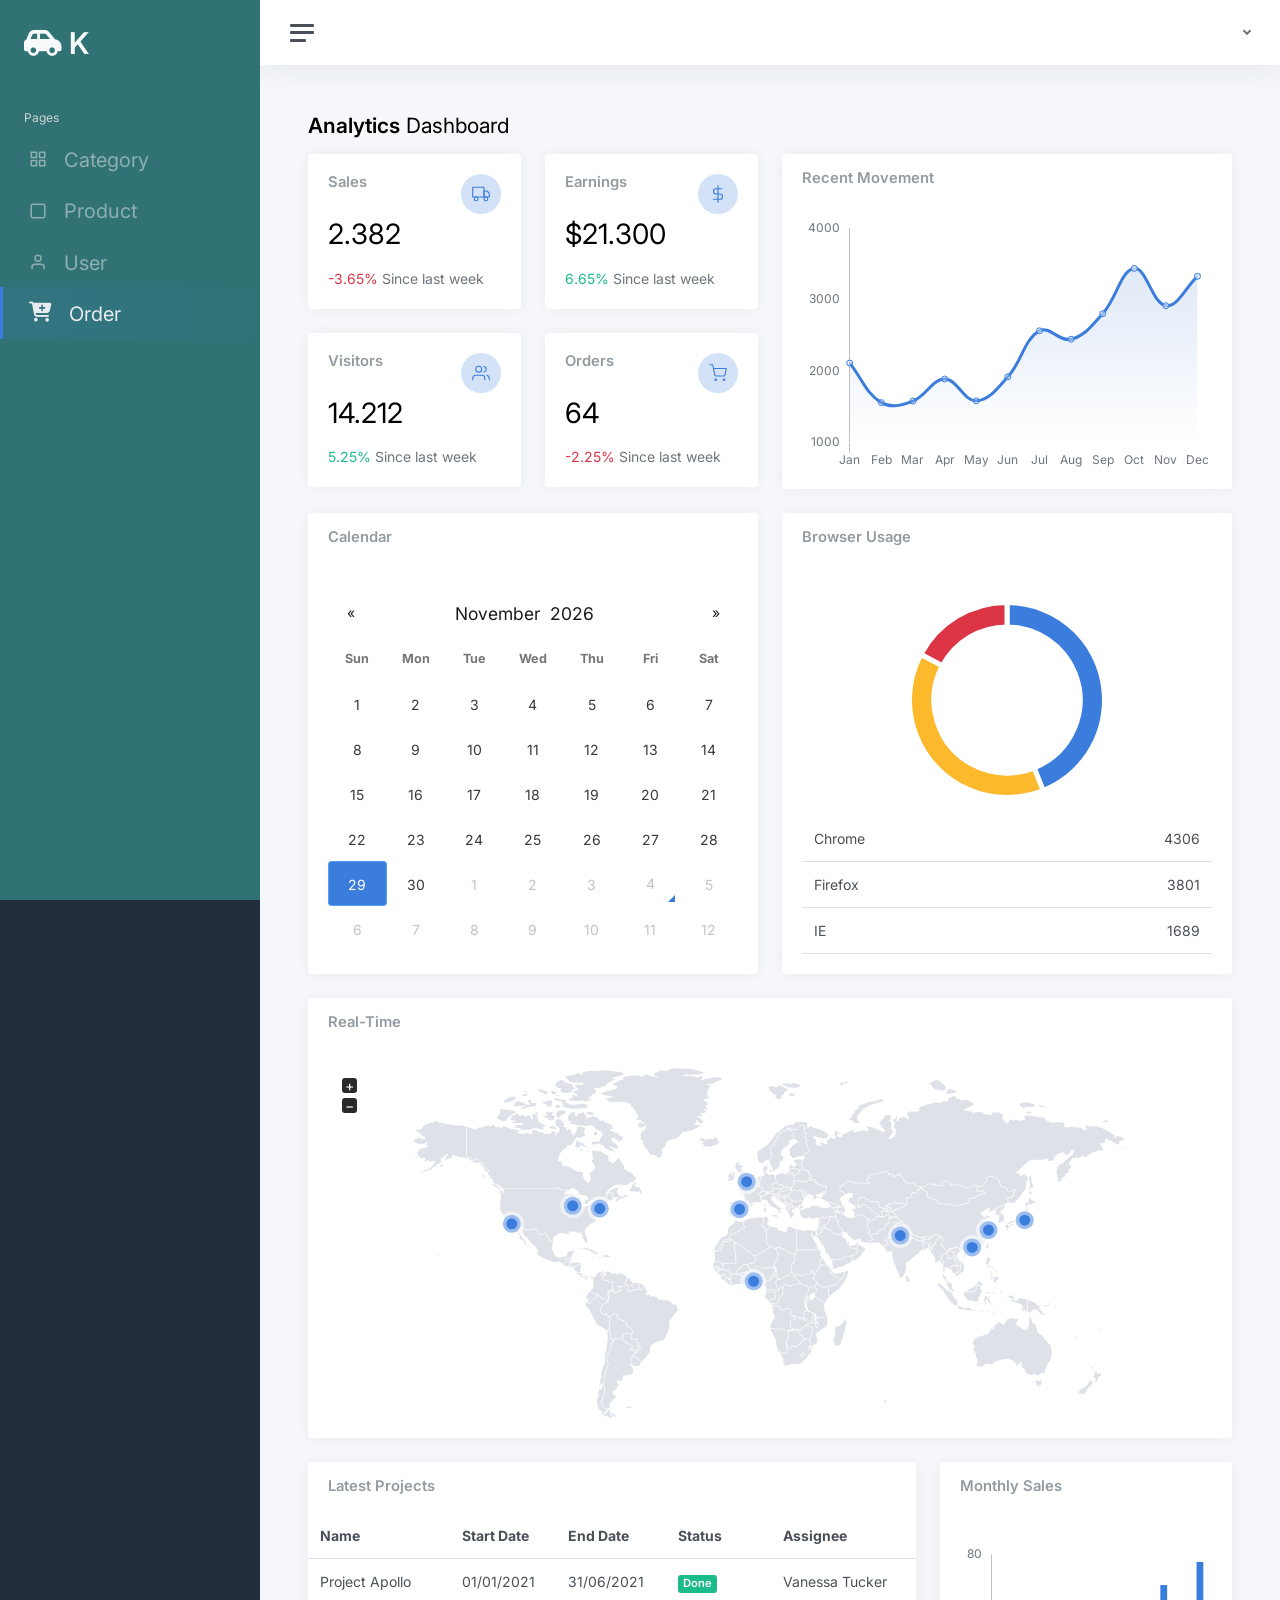
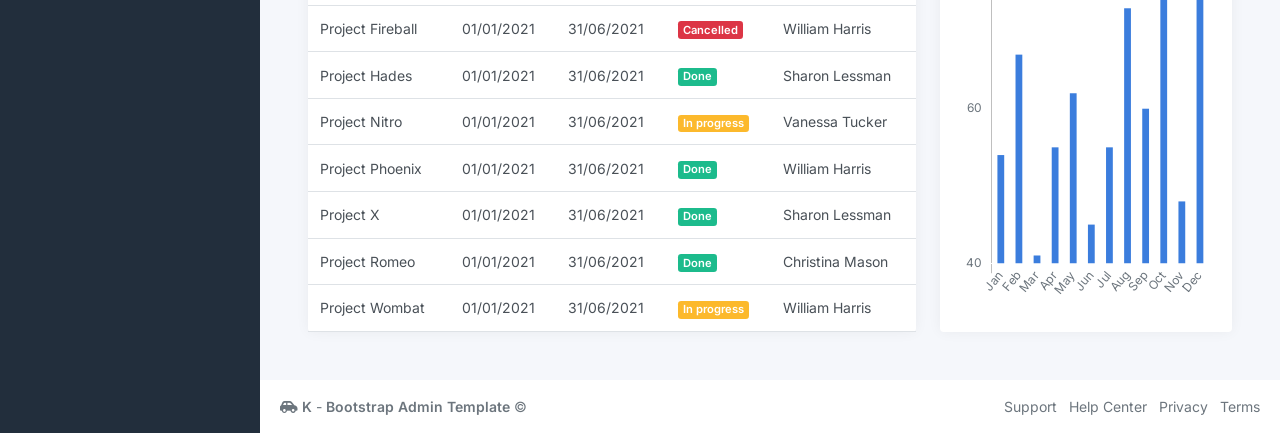
<file: Project Module 1/admin/index.html>
<!DOCTYPE html>
<html lang="en">

<head>
    <meta charset="utf-8">
    <meta http-equiv="X-UA-Compatible" content="IE=edge">
    <meta name="viewport" content="width=device-width, initial-scale=1, shrink-to-fit=no">
    <meta name="description" content="Responsive Admin &amp; Dashboard Template based on Bootstrap 5">
    <meta name="author" content="AdminKit">
    <meta name="keywords"
        content="adminkit, bootstrap, bootstrap 5, admin, dashboard, template, responsive, css, sass, html, theme, front-end, ui kit, web">

    <link rel="preconnect" href="https://fonts.gstatic.com">
    <link rel="shortcut icon" href="img/icons/icon-48x48.png" />

    <link rel="canonical" href="https://demo-basic.adminkit.io/" />

    <title>Dashboard</title>
    <link rel="stylesheet" href="https://cdnjs.cloudflare.com/ajax/libs/font-awesome/6.4.2/css/all.min.css" integrity="sha512-z3gLpd7yknf1YoNbCzqRKc4qyor8gaKU1qmn+CShxbuBusANI9QpRohGBreCFkKxLhei6S9CQXFEbbKuqLg0DA==" crossorigin="anonymous" referrerpolicy="no-referrer" />
    <link href="https://cdn.jsdelivr.net/npm/bootstrap@5.2.2/dist/css/bootstrap.min.css" rel="stylesheet"
        integrity="sha384-Zenh87qX5JnK2Jl0vWa8Ck2rdkQ2Bzep5IDxbcnCeuOxjzrPF/et3URy9Bv1WTRi" crossorigin="anonymous">
    <link rel="stylesheet" href="./css/users-dash.css">
    <link href="css/app.css" rel="stylesheet">
    <link href="https://fonts.googleapis.com/css2?family=Inter:wght@300;400;600&display=swap" rel="stylesheet">
</head>

<body>
    <div class="wrapper">
        <nav id="sidebar" class="sidebar js-sidebar">
            <div class="sidebar-content js-simplebar">
                <a class="sidebar-brand" href="index.html">
                    <span class="align-middle"><i class="fa-solid fa-car-side"></i> K</span>
                </a>

                <ul class="sidebar-nav">
                    <li class="sidebar-header">
                        Pages
                    </li>
                    <!-- <li class="sidebar-item active">
                        <a class="sidebar-link" href="#">
                            <i class="align-middle" data-feather="grid"></i> <span class="align-middle">Chart</span>
                        </a>
                    </li> -->
                    <li class="sidebar-item">
                        <a class="sidebar-link" href="category.html">
                            <i class="align-middle" data-feather="grid"></i> <span class="align-middle">Category</span>
                        </a>
                    </li>
                    <li class="sidebar-item">
                        <a class="sidebar-link" href="product.html">
                            <i class="align-middle" data-feather="square"></i> <span class="align-middle">Product</span>
                        </a>
                    </li>
                    <li class="sidebar-item">
                        <a class="sidebar-link" href="user.html">
                            <i class="align-middle" data-feather="user"></i> <span class="align-middle">User</span>
                        </a>
                    </li>
                    <li class="sidebar-item active">
                        <a class="sidebar-link" href="order.html">
                            <i class="fa-solid fa-cart-plus"></i>
                          <span class="align-middle">Order</span>
                        </a>
                      </li>
                </ul>
            </div>
        </nav>

        <div class="main">
            <nav class="navbar navbar-expand navbar-light navbar-bg">
                <a class="sidebar-toggle js-sidebar-toggle mx-2">
                    <i class="hamburger align-self-center"></i>
                </a>

                <div class="navbar-collapse collapse">
                    <ul class="navbar-nav navbar-align">
                        
                        <li class="nav-item dropdown">
                            <a class="nav-icon dropdown-toggle d-inline-block d-sm-none" href="#"
                                data-bs-toggle="dropdown">
                                <i class="align-middle" data-feather="settings"></i>
                            </a>

                            <a class="nav-link dropdown-toggle d-none d-sm-inline-block" href="#"
                                data-bs-toggle="dropdown">
                              
                                <span id="login" class="text-dark"></span>
                            </a>
                            <div class="dropdown-menu dropdown-menu-end">
                                <a class="dropdown-item" href="#"><i class="align-middle me-1" data-feather="user"></i>
                                    Profile</a>
                                <a class="dropdown-item" href="#"><i class="align-middle me-1"
                                        data-feather="pie-chart"></i>
                                    Change Pass</a>
                                
        
                                <div class="dropdown-divider"></div>
                                <a class="dropdown-item" href="#">Log out</a>
                            </div>
                        </li>
                    </ul>
                </div>
            </nav>

            <main class="content">
                <div class="container-fluid p-0">

                    <h1 class="h3 mb-3"><strong>Analytics</strong> Dashboard</h1>

                    <div class="row">
                        <div class="col-xl-6 col-xxl-5 d-flex">
                            <div class="w-100">
                                <div class="row">
                                    <div class="col-sm-6">
                                        <div class="card">
                                            <div class="card-body">
                                                <div class="row">
                                                    <div class="col mt-0">
                                                        <h5 class="card-title">Sales</h5>
                                                    </div>

                                                    <div class="col-auto">
                                                        <div class="stat text-primary">
                                                            <i class="align-middle" data-feather="truck"></i>
                                                        </div>
                                                    </div>
                                                </div>
                                                <h1 class="mt-1 mb-3">2.382</h1>
                                                <div class="mb-0">
                                                    <span class="text-danger"> <i
                                                            class="mdi mdi-arrow-bottom-right"></i> -3.65% </span>
                                                    <span class="text-muted">Since last week</span>
                                                </div>
                                            </div>
                                        </div>
                                        <div class="card">
                                            <div class="card-body">
                                                <div class="row">
                                                    <div class="col mt-0">
                                                        <h5 class="card-title">Visitors</h5>
                                                    </div>

                                                    <div class="col-auto">
                                                        <div class="stat text-primary">
                                                            <i class="align-middle" data-feather="users"></i>
                                                        </div>
                                                    </div>
                                                </div>
                                                <h1 class="mt-1 mb-3">14.212</h1>
                                                <div class="mb-0">
                                                    <span class="text-success"> <i
                                                            class="mdi mdi-arrow-bottom-right"></i> 5.25% </span>
                                                    <span class="text-muted">Since last week</span>
                                                </div>
                                            </div>
                                        </div>
                                    </div>
                                    <div class="col-sm-6">
                                        <div class="card">
                                            <div class="card-body">
                                                <div class="row">
                                                    <div class="col mt-0">
                                                        <h5 class="card-title">Earnings</h5>
                                                    </div>

                                                    <div class="col-auto">
                                                        <div class="stat text-primary">
                                                            <i class="align-middle" data-feather="dollar-sign"></i>
                                                        </div>
                                                    </div>
                                                </div>
                                                <h1 class="mt-1 mb-3">$21.300</h1>
                                                <div class="mb-0">
                                                    <span class="text-success"> <i
                                                            class="mdi mdi-arrow-bottom-right"></i> 6.65% </span>
                                                    <span class="text-muted">Since last week</span>
                                                </div>
                                            </div>
                                        </div>
                                        <div class="card">
                                            <div class="card-body">
                                                <div class="row">
                                                    <div class="col mt-0">
                                                        <h5 class="card-title">Orders</h5>
                                                    </div>

                                                    <div class="col-auto">
                                                        <div class="stat text-primary">
                                                            <i class="align-middle" data-feather="shopping-cart"></i>
                                                        </div>
                                                    </div>
                                                </div>
                                                <h1 class="mt-1 mb-3">64</h1>
                                                <div class="mb-0">
                                                    <span class="text-danger"> <i
                                                            class="mdi mdi-arrow-bottom-right"></i> -2.25% </span>
                                                    <span class="text-muted">Since last week</span>
                                                </div>
                                            </div>
                                        </div>
                                    </div>
                                </div>
                            </div>
                        </div>

                        <div class="col-xl-6 col-xxl-7">
                            <div class="card flex-fill w-100">
                                <div class="card-header">

                                    <h5 class="card-title mb-0">Recent Movement</h5>
                                </div>
                                <div class="card-body py-3">
                                    <div class="chart chart-sm">
                                        <canvas id="chartjs-dashboard-line"></canvas>
                                    </div>
                                </div>
                            </div>
                        </div>
                    </div>

                    <div class="row">
                        <div class="col-12 col-md-6 col-xxl-3 d-flex order-2 order-xxl-3">
                            <div class="card flex-fill w-100">
                                <div class="card-header">

                                    <h5 class="card-title mb-0">Browser Usage</h5>
                                </div>
                                <div class="card-body d-flex">
                                    <div class="align-self-center w-100">
                                        <div class="py-3">
                                            <div class="chart chart-xs">
                                                <canvas id="chartjs-dashboard-pie"></canvas>
                                            </div>
                                        </div>

                                        <table class="table mb-0">
                                            <tbody>
                                                <tr>
                                                    <td>Chrome</td>
                                                    <td class="text-end">4306</td>
                                                </tr>
                                                <tr>
                                                    <td>Firefox</td>
                                                    <td class="text-end">3801</td>
                                                </tr>
                                                <tr>
                                                    <td>IE</td>
                                                    <td class="text-end">1689</td>
                                                </tr>
                                            </tbody>
                                        </table>
                                    </div>
                                </div>
                            </div>
                        </div>
                        <div class="col-12 col-md-12 col-xxl-6 d-flex order-3 order-xxl-2">
                            <div class="card flex-fill w-100">
                                <div class="card-header">

                                    <h5 class="card-title mb-0">Real-Time</h5>
                                </div>
                                <div class="card-body px-4">
                                    <div id="world_map" style="height:350px;"></div>
                                </div>
                            </div>
                        </div>
                        <div class="col-12 col-md-6 col-xxl-3 d-flex order-1 order-xxl-1">
                            <div class="card flex-fill">
                                <div class="card-header">

                                    <h5 class="card-title mb-0">Calendar</h5>
                                </div>
                                <div class="card-body d-flex">
                                    <div class="align-self-center w-100">
                                        <div class="chart">
                                            <div id="datetimepicker-dashboard"></div>
                                        </div>
                                    </div>
                                </div>
                            </div>
                        </div>
                    </div>

                    <div class="row">
                        <div class="col-12 col-lg-8 col-xxl-9 d-flex">
                            <div class="card flex-fill">
                                <div class="card-header">

                                    <h5 class="card-title mb-0">Latest Projects</h5>
                                </div>
                                <table class="table table-hover my-0">
                                    <thead>
                                        <tr>
                                            <th>Name</th>
                                            <th class="d-none d-xl-table-cell">Start Date</th>
                                            <th class="d-none d-xl-table-cell">End Date</th>
                                            <th>Status</th>
                                            <th class="d-none d-md-table-cell">Assignee</th>
                                        </tr>
                                    </thead>
                                    <tbody>
                                        <tr>
                                            <td>Project Apollo</td>
                                            <td class="d-none d-xl-table-cell">01/01/2021</td>
                                            <td class="d-none d-xl-table-cell">31/06/2021</td>
                                            <td><span class="badge bg-success">Done</span></td>
                                            <td class="d-none d-md-table-cell">Vanessa Tucker</td>
                                        </tr>
                                        <tr>
                                            <td>Project Fireball</td>
                                            <td class="d-none d-xl-table-cell">01/01/2021</td>
                                            <td class="d-none d-xl-table-cell">31/06/2021</td>
                                            <td><span class="badge bg-danger">Cancelled</span></td>
                                            <td class="d-none d-md-table-cell">William Harris</td>
                                        </tr>
                                        <tr>
                                            <td>Project Hades</td>
                                            <td class="d-none d-xl-table-cell">01/01/2021</td>
                                            <td class="d-none d-xl-table-cell">31/06/2021</td>
                                            <td><span class="badge bg-success">Done</span></td>
                                            <td class="d-none d-md-table-cell">Sharon Lessman</td>
                                        </tr>
                                        <tr>
                                            <td>Project Nitro</td>
                                            <td class="d-none d-xl-table-cell">01/01/2021</td>
                                            <td class="d-none d-xl-table-cell">31/06/2021</td>
                                            <td><span class="badge bg-warning">In progress</span></td>
                                            <td class="d-none d-md-table-cell">Vanessa Tucker</td>
                                        </tr>
                                        <tr>
                                            <td>Project Phoenix</td>
                                            <td class="d-none d-xl-table-cell">01/01/2021</td>
                                            <td class="d-none d-xl-table-cell">31/06/2021</td>
                                            <td><span class="badge bg-success">Done</span></td>
                                            <td class="d-none d-md-table-cell">William Harris</td>
                                        </tr>
                                        <tr>
                                            <td>Project X</td>
                                            <td class="d-none d-xl-table-cell">01/01/2021</td>
                                            <td class="d-none d-xl-table-cell">31/06/2021</td>
                                            <td><span class="badge bg-success">Done</span></td>
                                            <td class="d-none d-md-table-cell">Sharon Lessman</td>
                                        </tr>
                                        <tr>
                                            <td>Project Romeo</td>
                                            <td class="d-none d-xl-table-cell">01/01/2021</td>
                                            <td class="d-none d-xl-table-cell">31/06/2021</td>
                                            <td><span class="badge bg-success">Done</span></td>
                                            <td class="d-none d-md-table-cell">Christina Mason</td>
                                        </tr>
                                        <tr>
                                            <td>Project Wombat</td>
                                            <td class="d-none d-xl-table-cell">01/01/2021</td>
                                            <td class="d-none d-xl-table-cell">31/06/2021</td>
                                            <td><span class="badge bg-warning">In progress</span></td>
                                            <td class="d-none d-md-table-cell">William Harris</td>
                                        </tr>
                                    </tbody>
                                </table>
                            </div>
                        </div>
                        <div class="col-12 col-lg-4 col-xxl-3 d-flex">
                            <div class="card flex-fill w-100">
                                <div class="card-header">

                                    <h5 class="card-title mb-0">Monthly Sales</h5>
                                </div>
                                <div class="card-body d-flex w-100">
                                    <div class="align-self-center chart chart-lg">
                                        <canvas id="chartjs-dashboard-bar"></canvas>
                                    </div>
                                </div>
                            </div>
                        </div>
                    </div>

                </div>
            </main>

            <footer class="footer">
                <div class="container-fluid">
                    <div class="row text-muted">
                        <div class="col-6 text-start">
                            <p class="mb-0">
                                <a class="text-muted" href="" target="_blank"><strong><i class="fa-solid fa-car-side"></i> K</strong></a>
                                - <a class="text-muted" href="" target="_blank"><strong>Bootstrap Admin
                                        Template</strong></a> &copy;
                            </p>
                        </div>
                        <div class="col-6 text-end">
                            <ul class="list-inline">
                                <li class="list-inline-item">
                                    <a class="text-muted" href="#" target="_blank">Support</a>
                                </li>
                                <li class="list-inline-item">
                                    <a class="text-muted" href="#" target="_blank">Help Center</a>
                                </li>
                                <li class="list-inline-item">
                                    <a class="text-muted" href="#" target="_blank">Privacy</a>
                                </li>
                                <li class="list-inline-item">
                                    <a class="text-muted" href="#" target="_blank">Terms</a>
                                </li>
                            </ul>
                        </div>
                    </div>
                </div>
            </footer>
        </div>
    </div>
    <!-- <script src="../user/js/logout.js"></script> -->
    <script src="js/app.js"></script>

    <script>
        document.addEventListener("DOMContentLoaded", function () {
            var ctx = document.getElementById("chartjs-dashboard-line").getContext("2d");
            var gradient = ctx.createLinearGradient(0, 0, 0, 225);
            gradient.addColorStop(0, "rgba(215, 227, 244, 1)");
            gradient.addColorStop(1, "rgba(215, 227, 244, 0)");
            // Line chart
            new Chart(document.getElementById("chartjs-dashboard-line"), {
                type: "line",
                data: {
                    labels: ["Jan", "Feb", "Mar", "Apr", "May", "Jun", "Jul", "Aug", "Sep", "Oct", "Nov", "Dec"],
                    datasets: [{
                        label: "Sales ($)",
                        fill: true,
                        backgroundColor: gradient,
                        borderColor: window.theme.primary,
                        data: [
                            2115,
                            1562,
                            1584,
                            1892,
                            1587,
                            1923,
                            2566,
                            2448,
                            2805,
                            3438,
                            2917,
                            3327
                        ]
                    }]
                },
                options: {
                    maintainAspectRatio: false,
                    legend: {
                        display: false
                    },
                    tooltips: {
                        intersect: false
                    },
                    hover: {
                        intersect: true
                    },
                    plugins: {
                        filler: {
                            propagate: false
                        }
                    },
                    scales: {
                        xAxes: [{
                            reverse: true,
                            gridLines: {
                                color: "rgba(0,0,0,0.0)"
                            }
                        }],
                        yAxes: [{
                            ticks: {
                                stepSize: 1000
                            },
                            display: true,
                            borderDash: [3, 3],
                            gridLines: {
                                color: "rgba(0,0,0,0.0)"
                            }
                        }]
                    }
                }
            });
        });
    </script>
    <script>
        document.addEventListener("DOMContentLoaded", function () {
            // Pie chart
            new Chart(document.getElementById("chartjs-dashboard-pie"), {
                type: "pie",
                data: {
                    labels: ["Chrome", "Firefox", "IE"],
                    datasets: [{
                        data: [4306, 3801, 1689],
                        backgroundColor: [
                            window.theme.primary,
                            window.theme.warning,
                            window.theme.danger
                        ],
                        borderWidth: 5
                    }]
                },
                options: {
                    responsive: !window.MSInputMethodContext,
                    maintainAspectRatio: false,
                    legend: {
                        display: false
                    },
                    cutoutPercentage: 75
                }
            });
        });
    </script>
    <script>
        document.addEventListener("DOMContentLoaded", function () {
            // Bar chart
            new Chart(document.getElementById("chartjs-dashboard-bar"), {
                type: "bar",
                data: {
                    labels: ["Jan", "Feb", "Mar", "Apr", "May", "Jun", "Jul", "Aug", "Sep", "Oct", "Nov", "Dec"],
                    datasets: [{
                        label: "This year",
                        backgroundColor: window.theme.primary,
                        borderColor: window.theme.primary,
                        hoverBackgroundColor: window.theme.primary,
                        hoverBorderColor: window.theme.primary,
                        data: [54, 67, 41, 55, 62, 45, 55, 73, 60, 76, 48, 79],
                        barPercentage: .75,
                        categoryPercentage: .5
                    }]
                },
                options: {
                    maintainAspectRatio: false,
                    legend: {
                        display: false
                    },
                    scales: {
                        yAxes: [{
                            gridLines: {
                                display: false
                            },
                            stacked: false,
                            ticks: {
                                stepSize: 20
                            }
                        }],
                        xAxes: [{
                            stacked: false,
                            gridLines: {
                                color: "transparent"
                            }
                        }]
                    }
                }
            });
        });
    </script>
    <script>
        document.addEventListener("DOMContentLoaded", function () {
            var markers = [{
                coords: [31.230391, 121.473701],
                name: "Shanghai"
            },
            {
                coords: [28.704060, 77.102493],
                name: "Delhi"
            },
            {
                coords: [6.524379, 3.379206],
                name: "Lagos"
            },
            {
                coords: [35.689487, 139.691711],
                name: "Tokyo"
            },
            {
                coords: [23.129110, 113.264381],
                name: "Guangzhou"
            },
            {
                coords: [40.7127837, -74.0059413],
                name: "New York"
            },
            {
                coords: [34.052235, -118.243683],
                name: "Los Angeles"
            },
            {
                coords: [41.878113, -87.629799],
                name: "Chicago"
            },
            {
                coords: [51.507351, -0.127758],
                name: "London"
            },
            {
                coords: [40.416775, -3.703790],
                name: "Madrid "
            }
            ];
            var map = new jsVectorMap({
                map: "world",
                selector: "#world_map",
                zoomButtons: true,
                markers: markers,
                markerStyle: {
                    initial: {
                        r: 9,
                        strokeWidth: 7,
                        stokeOpacity: .4,
                        fill: window.theme.primary
                    },
                    hover: {
                        fill: window.theme.primary,
                        stroke: window.theme.primary
                    }
                },
                zoomOnScroll: false
            });
            window.addEventListener("resize", () => {
                map.updateSize();
            });
        });
    </script>
    <script>
        document.addEventListener("DOMContentLoaded", function () {
            var date = new Date(Date.now() - 5 * 24 * 60 * 60 * 1000);
            var defaultDate = date.getUTCFullYear() + "-" + (date.getUTCMonth() + 1) + "-" + date.getUTCDate();
            document.getElementById("datetimepicker-dashboard").flatpickr({
                inline: true,
                prevArrow: "<span title=\"Previous month\">&laquo;</span>",
                nextArrow: "<span title=\"Next month\">&raquo;</span>",
                defaultDate: defaultDate
            });
        });
    </script>
<!-- <script src="./js/main.js"></script> -->
</body>

</html>
</file>
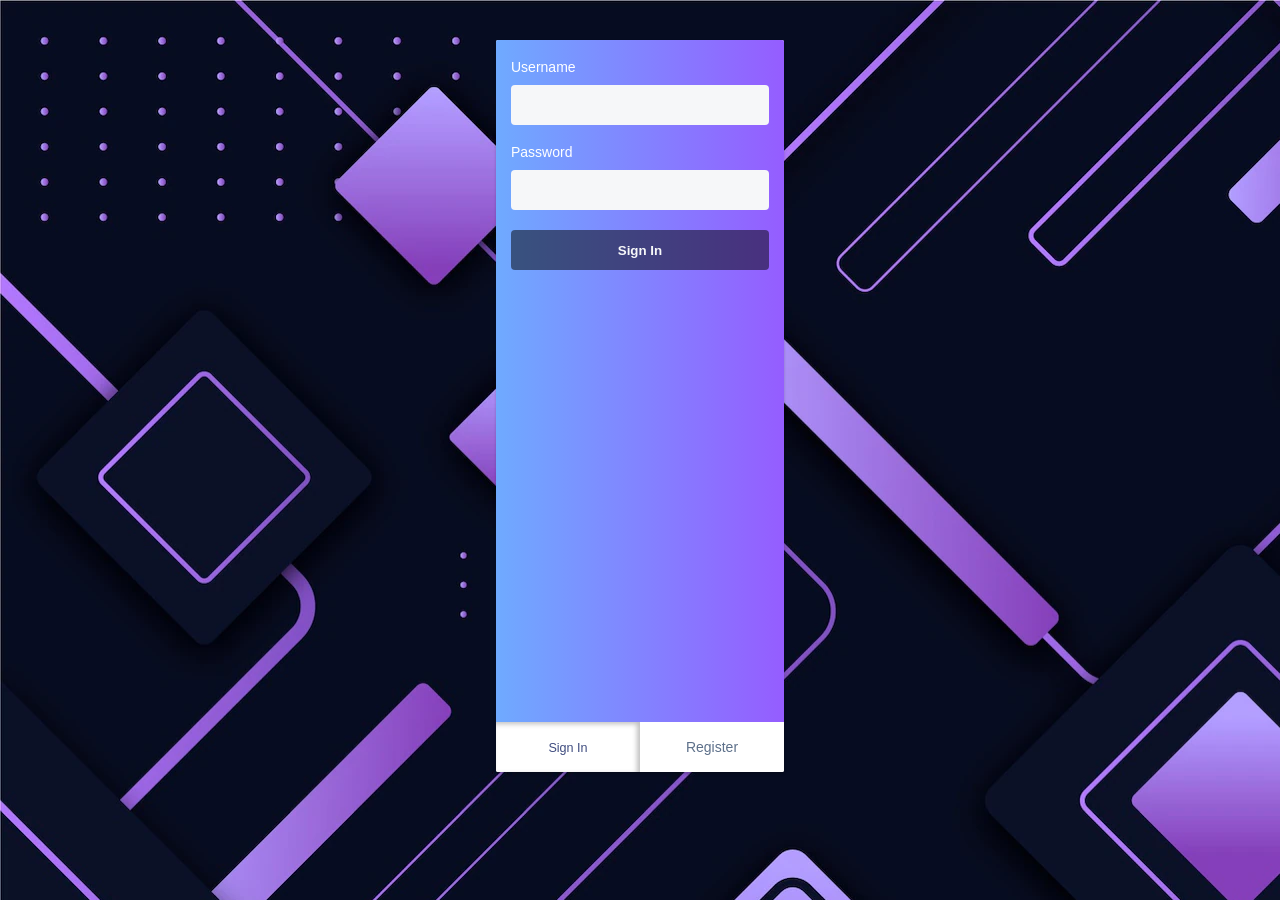
<file: Project Module 1/user/login.html>
<!DOCTYPE html>
<html lang="en">
<head>
  <meta charset="UTF-8">
  <meta name="viewport" content="width=device-width, initial-scale=1.0">
  <title>Login</title>
  <link rel="stylesheet" href="./css/login.css">
</head>
<body>

  <div class="container">
    <input type="radio" name="tab" id="signin" checked="checked"/>
    <input type="radio" name="tab" id="register"/>
    <div class="pages">
      <div class="page">
        <div class="input">
          <div class="title"><i class="material-icons"></i> Username</div>
          <input id="loginUsername" class="text" type="text" placeholder=""/>
        </div>
        <div class="input">
          <div class="title"><i class="material-icons"></i> Password</div>
          <input id="loginPass" class="text" type="password" placeholder=""/>
        </div>
        <div id="error" class="form-text text-danger"></div>
        <div class="input">
          <input onclick="handleLogIn()" type="button" value="Sign In"/>
        </div>
        <br>
        <!-- <span class="input"><a href="#">Forgot your password?</a></span> -->
      </div>
 
      <div class="page signup">
        <div class="input">
          <div class="title"><i class="material-icons"></i> Username</div>
          <input id="username" class="text" type="text" placeholder=""/>
        </div>
        <div id="usernameError" class="form-text text-danger"></div>
        <div class="input">
          <div class="title"><i class="material-icons"></i> Full Name</div>
          <input id="fullName" class="text" type="text" placeholder=""/>
        </div>
        <div id="fullNameError" class="form-text text-danger"></div>
        <div class="input">
          <div class="title"><i class="material-icons"></i> Email</div>
          <input id="email" class="text" type="email" placeholder=""/>
        </div>
        <div id="emailError" class="form-text text-danger"></div>
        <div class="input">
          <div class="title"><i class="material-icons"></i> Password</div>
          <input  id="password" class="text" type="password" placeholder="" />
        </div>
        <div id="passwordError" class="form-text text-danger"></div>
        <div class="input">
          <div class="title"><i class="material-icons"></i>Confirm Password</div>
          <input  id="confirmPass" class="text" type="password" placeholder=""/>
        </div>
        <div id="confirmPassError" class="form-text text-danger"></div>
        <div class="input">
          <input onclick=" handleSigUp()" type="button" value="Sign Up !"/>
        </div>
      </div>
    </div>
    <div class="tabs">
      <label class="tab" for="signin">
        <div class="text">Sign In</div>
      </label>
      <label class="tab" for="register">
        <div class="text">Register</div>
      </label>
    </div>
  </div>
    <script src="./js/login.js"></script>
    <script src="./js/login_register.js"></script>
</body>
</html>
</file>
<file: Project Module 1/admin/css/users-dash.css>
.simplebar-content{
    background-color: rgb(49, 115, 117);
}
.sidebar-link, a.sidebar-link{
    background-color: rgb(49, 115, 117) !important;
    /* color: whitesmoke; */
    font-size: 20px !important;
}
.sidebar-brand {
    font-size: 30px !important;
}
</file>
<file: Project Module 1/user/css/login.css>
html, body {
  padding: 0px;
  margin: 0px;
  font-family: "Raleway", sans-serif;
  color: #FFF;
  height: 95%;
  width: 100%;
  background-image: url(./nen.webp);
  background-repeat: no-repeat;
  display: flex;
  justify-content: center;
}

.container {
  min-height: 18.75rem;
  max-width: 18rem ;
  margin: 40px auto;
  background: #FFF;
  border-radius: 2px;
  box-shadow: 0px 2px 3px rgba(0, 0, 0, 0.2);
  display: flex;
  flex-direction: column;
  overflow: hidden;
  -webkit-animation: hi 0.5s;
          animation: hi 0.5s;
  -webkit-transform: translateZ(0px);
}
.container * {
  box-sizing: border-box;
}

.pages {
  flex: 1;
  white-space: nowrap;
  position: relative;
  transition: all 0.4s;
  display: flex;
}
.pages .page {
  min-width: 100%;
  padding: 20px 15px;
  padding-top: 0px;
  background: linear-gradient(to left, #955DFF, #6FAAFF);
}
.pages .page:nth-of-type(1) .input {
  transform: translateX(-100%) scale(0.5);
}
.pages .page:nth-of-type(2) .input {
  transform: translateX(100%) scale(0.5);
}
.pages .page .input {
  transition: all 1s;
  opacity: 0;
  transition-delay: 0s;
}
.pages .page.signup {
  background: linear-gradient(to left, #6FAAFF, #955DFF);
}
.pages .page .title {
  margin-bottom: 10px;
  font-size: 14px;
  position: relative;
  line-height: 14px;
}
.pages .page .title i {
  vertical-align: text-bottom;
  font-size: 19px;
}
.pages .page .input {
  margin-top: 20px;
}
.pages .page input.text {
  background: #F6F7F9;
  border: none;
  border-radius: 4px;
  width: 100%;
  height: 40px;
  line-height: 40px;
  padding: 0px 10px;
  color: rgba(0, 0, 0, 0.5);
  outline: none;
}
.pages .page input[type=button] {
  background: rgba(0, 0, 0, 0.5);
  color: #F6F7F9;
  height: 40px;
  line-height: 40px;
  width: 100%;
  border: none;
  border-radius: 4px;
  font-weight: 600;
}

.tabs {
  max-height: 50px;
  height: 50px;
  display: flex;
  background: #FFF;
}
.tabs .tab {
  flex: 1;
  color: #5D708A;
  text-align: center;
  line-height: 50px;
  transition: all 0.2s;
}
.tabs .tab .text {
  font-size: 14px;
  transform: scale(1);
  transition: all 0.2s;
}

input[type=radio] {
  display: none;
}

input[type=radio]:nth-of-type(1):checked ~ .tabs .tab:nth-of-type(1) {
  box-shadow: inset -3px 2px 5px rgba(0, 0, 0, 0.25);
  color: #3F4C7F;
}
input[type=radio]:nth-of-type(1):checked ~ .tabs .tab:nth-of-type(1) .text {
  transform: scale(0.9);
}
input[type=radio]:nth-of-type(1):checked ~ .pages {
  transform: translateX(0%);
}
input[type=radio]:nth-of-type(1):checked ~ .pages .page:nth-of-type(1) .input {
  opacity: 1;
  transform: translateX(0%);
  transition: all 0.5s;
}
input[type=radio]:nth-of-type(1):checked ~ .pages .page:nth-of-type(1) .input:nth-child(1) {
  transition-delay: 0.2s;
}
input[type=radio]:nth-of-type(1):checked ~ .pages .page:nth-of-type(1) .input:nth-child(2) {
  transition-delay: 0.4s;
}
input[type=radio]:nth-of-type(1):checked ~ .pages .page:nth-of-type(1) .input:nth-child(3) {
  transition-delay: 0.6s;
}
input[type=radio]:nth-of-type(1):checked ~ .pages .page:nth-of-type(1) .input:nth-child(4) {
  transition-delay: 0.8s;
}
input[type=radio]:nth-of-type(1):checked ~ .pages .page:nth-of-type(1) .input:nth-child(5) {
  transition-delay: 1s;
}

input[type=radio]:nth-of-type(2):checked ~ .tabs .tab:nth-of-type(2) {
  box-shadow: inset 3px 2px 5px rgba(0, 0, 0, 0.25);
  color: #3F4C7F;
}
input[type=radio]:nth-of-type(2):checked ~ .tabs .tab:nth-of-type(2) .text {
  transform: scale(0.9);
}
input[type=radio]:nth-of-type(2):checked ~ .pages {
  transform: translateX(-100%);
}
input[type=radio]:nth-of-type(2):checked ~ .pages .page:nth-of-type(2) .input {
  opacity: 1;
  transform: translateX(0%);
  transition: all 0.5s;
}
input[type=radio]:nth-of-type(2):checked ~ .pages .page:nth-of-type(2) .input:nth-child(1) {
  transition-delay: 0.2s;
}
input[type=radio]:nth-of-type(2):checked ~ .pages .page:nth-of-type(2) .input:nth-child(2) {
  transition-delay: 0.4s;
}
input[type=radio]:nth-of-type(2):checked ~ .pages .page:nth-of-type(2) .input:nth-child(3) {
  transition-delay: 0.6s;
}
input[type=radio]:nth-of-type(2):checked ~ .pages .page:nth-of-type(2) .input:nth-child(4) {
  transition-delay: 0.8s;
}
input[type=radio]:nth-of-type(2):checked ~ .pages .page:nth-of-type(2) .input:nth-child(5) {
  transition-delay: 1s;
}

@-webkit-keyframes hi {
  from {
    transform: translateY(50%) scale(0, 0);
    opacity: 0;
  }
}

@keyframes hi {
  from {
    transform: translateY(50%) scale(0, 0);
    opacity: 0;
  }
}
a{
  text-decoration: none;
  font-size: 13px;
}
</file>
